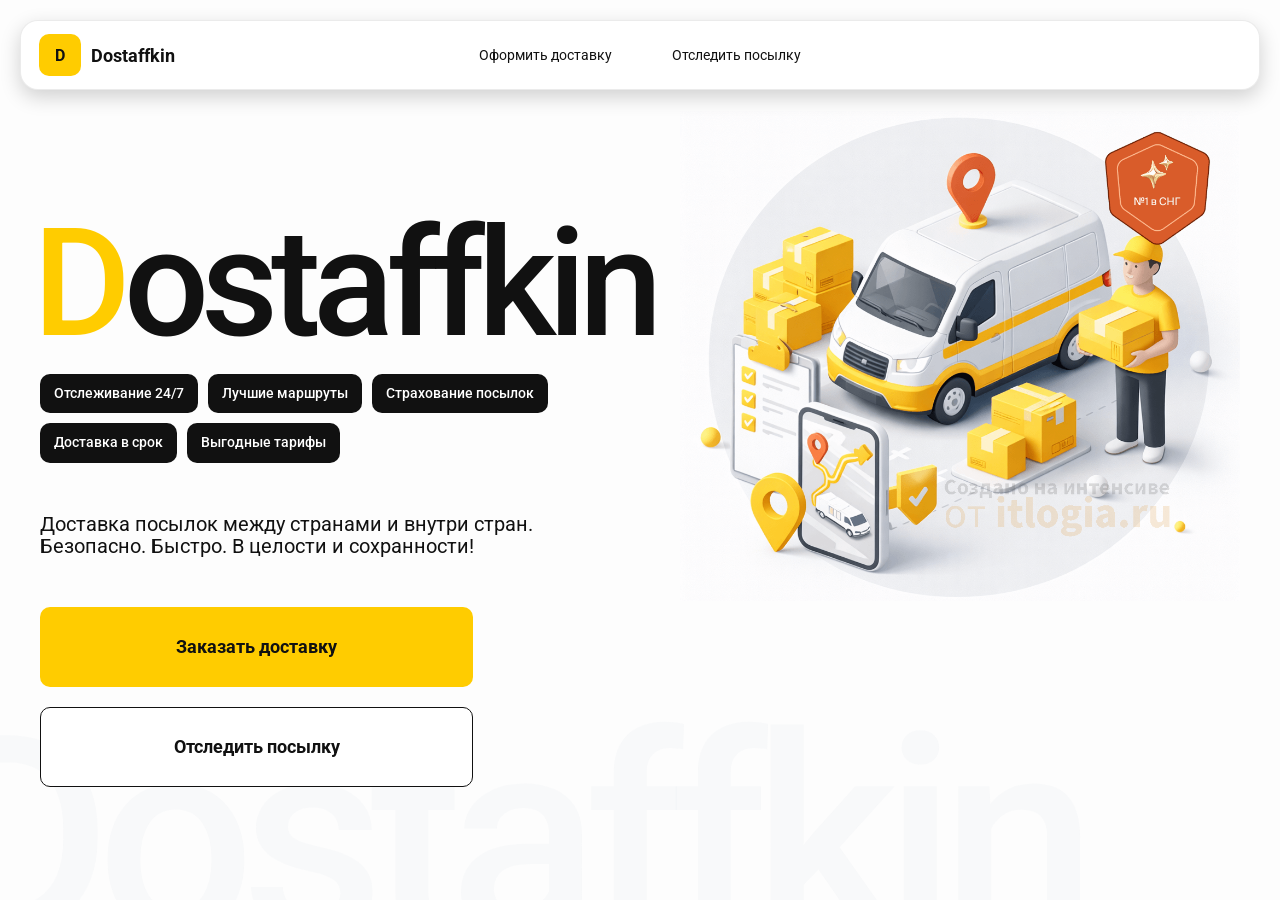
<file: index.html>
<!doctype html>
<html lang="ru">

<head>
    <meta charset="utf-8" />
    <meta name="viewport" content="width=device-width,initial-scale=1,maximum-scale=1,user-scalable=0" />
    <title>Dostaffkin — Доставка посылок между странами и внутри стран. Безопасно. Быстро. В целости и сохранности!
    </title>
    <link rel="stylesheet" href="styles/base.css" />
    <link rel="stylesheet" href="styles/base_adaptive.css" />
    <link rel="stylesheet" href="styles/index.css" />
    <link rel="stylesheet" href="styles/index_adaptive.css" />
</head>

<body>
    <div class="container">
        <header class="header">
            <a class="header-brand" href="#">
                <div class="header-logo">D</div>
                <div class="header-title">Dostaffkin</div>
            </a>
            <nav class="header-menu">
                <a class="header-link" href="./order.html">Оформить <span>доставку</span></a>
                <a class="header-link" href="./track.html">Отследить <span>посылку</span></a>
            </nav>
        </header>
        <main class="main">
            <section class="main-info">
                <div class="main-title">
                    <span>D</span>ostaffkin
                </div>
                <div class="main-features">
                    <div class="main-feature">Отслеживание 24/7</div>
                    <div class="main-feature">Лучшие маршруты</div>
                    <div class="main-feature">Страхование посылок</div>
                    <div class="main-feature">Доставка в срок</div>
                    <div class="main-feature">Выгодные тарифы</div>
                </div>
                <div class="main-description">
                    Доставка посылок между странами и внутри стран.
                    Безопасно. Быстро. В целости и сохранности!
                </div>
                <div class="main-actions">
                    <a class="button" type="button" href="./order.html">Заказать доставку</a>
                    <a class="button button-white" type="button" href="./track.html">Отследить посылку</a>
                </div>
            </section>
            <div class="main-title-ghost">Dostaffkin</div>
            <section class="main-image">
                <img src="images/main-image.png" alt="Main image" />
            </section>
        </main>
    </div>
</body>

</html>
</file>
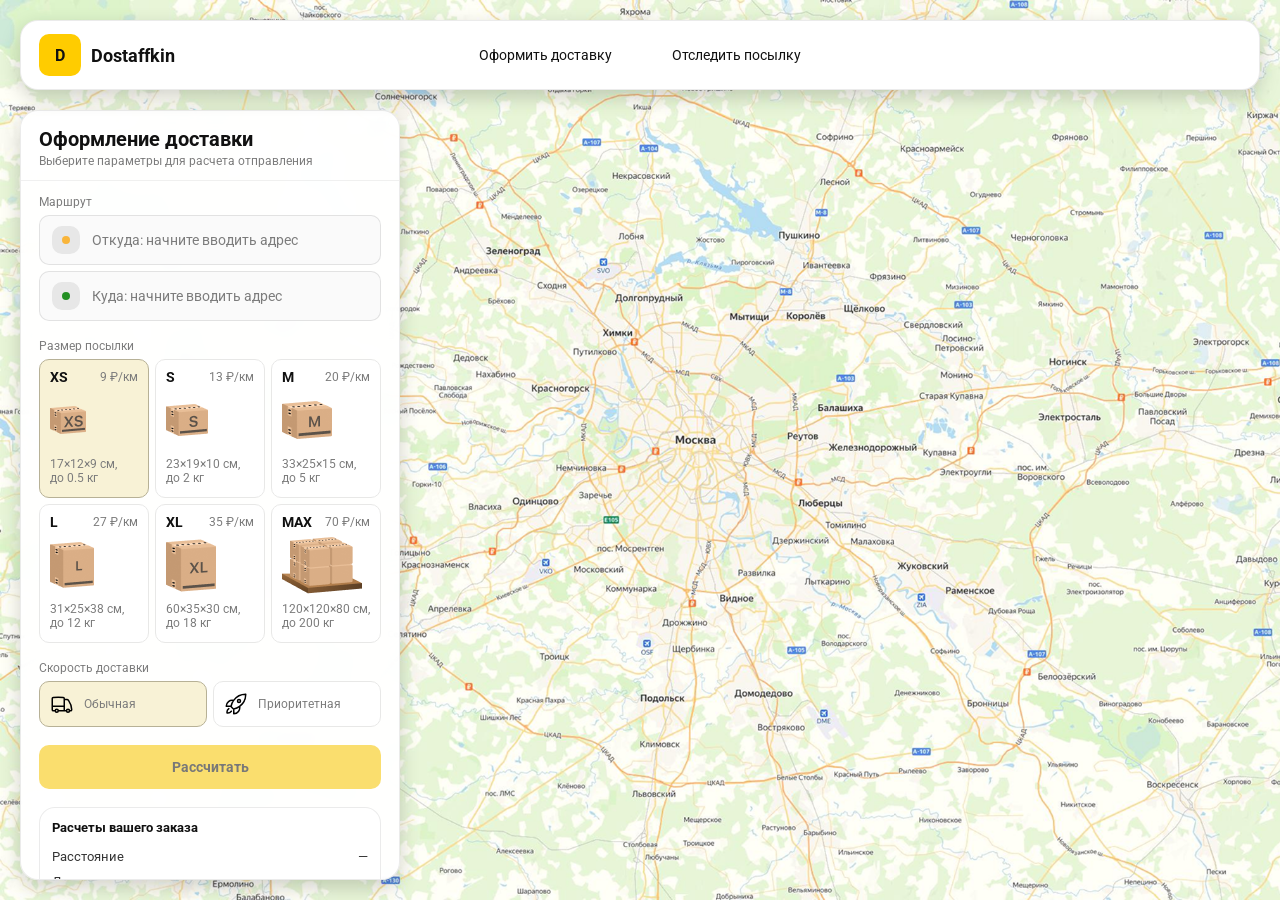
<file: order.html>
<!doctype html>
<html lang="ru">

<head>
    <meta charset="utf-8" />
    <meta name="viewport" content="width=device-width,initial-scale=1,maximum-scale=1,user-scalable=0" />
    <title>Оформление доставки</title>

    <link rel="stylesheet" href="styles/base.css" />
    <link rel="stylesheet" href="styles/base_adaptive.css" />

    <link rel="stylesheet" href="styles/order.css" />
    <link rel="stylesheet" href="styles/order_adaptive.css" />
</head>

<body>
    <div id="map"></div>
    <header class="header">
        <a class="header-brand" href="./index.html">
            <div class="header-logo">D</div>
            <div class="header-title">Dostaffkin</div>
        </a>
        <nav class="header-menu">
            <a class="header-link" href="#">Оформить <span>доставку</span></a>
            <a class="header-link" href="./track.html">Отследить <span>посылку</span></a>
        </nav>
    </header>
    <aside class="main" id="sidebar">
        <div class="main-header">
            <div class="main-title">Оформление доставки</div>
            <div class="main-text">Выберите параметры для расчета отправления</div>
        </div>
        <div class="main-content">
            <div class="main-route">
                <div class="main-block-title">Маршрут</div>
                <div class="main-fields">
                    <div class="main-field" id="fromField">
                        <div class="main-pin"></div>
                        <input id="from" placeholder="Откуда: начните вводить адрес" autocomplete="off" />
                        <div class="main-ac" id="fromAc" role="listbox" aria-label="Подсказки адресов"></div>
                    </div>
                    <div class="main-field" id="toField">
                        <div class="main-pin"></div>
                        <input id="to" placeholder="Куда: начните вводить адрес" autocomplete="off" />
                        <div class="main-ac" id="toAc" role="listbox" aria-label="Подсказки адресов"></div>
                    </div>
                </div>
            </div>
            <div class="main-package">
                <div class="main-block-title">Размер посылки</div>

                <div class="main-sizes">
                    <div class="main-size-card is-active" data-value="xs">
                        <div class="main-size-top">
                            <div class="main-size-label">XS</div>
                            <div class="main-size-rate">9 ₽/км</div>
                        </div>
                        <div class="main-size-media">
                            <img src="images/sizes/xs.png" alt="Короб XS" />
                        </div>
                        <div class="main-size-description">17×12×9 см,<br>до 0.5 кг</div>
                    </div>

                    <div class="main-size-card" data-value="s">
                        <div class="main-size-top">
                            <div class="main-size-label">S</div>
                            <div class="main-size-rate">13 ₽/км</div>
                        </div>
                        <div class="main-size-media">
                            <img src="images/sizes/s.png" alt="Короб S" />
                        </div>
                        <div class="main-size-description">23×19×10 см,<br>до 2 кг</div>
                    </div>

                    <div class="main-size-card" data-value="m">
                        <div class="main-size-top">
                            <div class="main-size-label">M</div>
                            <div class="main-size-rate">20 ₽/км</div>
                        </div>
                        <div class="main-size-media">
                            <img src="images/sizes/m.png" alt="Короб M" />
                        </div>
                        <div class="main-size-description">33×25×15 см,<br>до 5 кг</div>
                    </div>

                    <div class="main-size-card" data-value="l">
                        <div class="main-size-top">
                            <div class="main-size-label">L</div>
                            <div class="main-size-rate">27 ₽/км</div>
                        </div>
                        <div class="main-size-media">
                            <img src="images/sizes/l.png" alt="Короб L" />
                        </div>
                        <div class="main-size-description">31×25×38 см,<br>до 12 кг</div>
                    </div>

                    <div class="main-size-card" data-value="xl">
                        <div class="main-size-top">
                            <div class="main-size-label">XL</div>
                            <div class="main-size-rate">35 ₽/км</div>
                        </div>
                        <div class="main-size-media">
                            <img src="images/sizes/xl.png" alt="Короб XL" />
                        </div>
                        <div class="main-size-description">60×35×30 см,<br>до 18 кг</div>
                    </div>

                    <div class="main-size-card" data-value="max">
                        <div class="main-size-top">
                            <div class="main-size-label">MAX</div>
                            <div class="main-size-rate">70 ₽/км</div>
                        </div>
                        <div class="main-size-media main-size-media-palleta">
                            <img src="images/sizes/max.png" alt="Паллета" />
                        </div>
                        <div class="main-size-description">120×120×80 см,<br>до 200 кг</div>
                    </div>
                </div>
            </div>
            <div class="main-speed">
                <div class="main-block-title">Скорость доставки</div>

                <div class="main-speeds">
                    <div class="main-speed-card is-active" data-value="regular">
                        <img class="main-speed-media" src="images/icons/regular.svg" alt="Regular" />
                        <div class="main-speed-description">Обычная</div>
                    </div>
                    <div class="main-speed-card" data-value="fast">
                        <img class="main-speed-media" src="images/icons/fast.svg" alt="Fast" />
                        <div class="main-speed-description">Приоритетная</div>
                    </div>

                </div>
            </div>
            <div class="main-calculate-block">
                <button id="calc" class="button calculate-button" type="button" disabled>Рассчитать</button>
            </div>
            <div class="main-result" id="result">
                <div class="main-result-title">Расчеты вашего заказа</div>
                <div class="main-result-lines">
                    <div class="main-result-line"><span>Расстояние</span><span id="distanceValue">—</span></div>
                    <div class="main-result-line"><span>Доставим через</span><span id="durationValue">—</span></div>
                    <div class="main-result-line"><span>Тариф</span><span id="rateValue">—</span></div>
                </div>
                <div class="main-price">
                    <div class="main-price-label">Итого</div>
                    <div class="main-price-value" id="totalValue">—</div>
                </div>
            </div>
            <div class="main-order-box">
                <div class="main-order-form" id="orderForm">
                    <div class="main-order-title">Оформление доставки</div>
                    <div class="main-block-info-row">
                        <div class="main-block-title">Контакты</div>
                        <div class="order-fields">
                            <div class="main-field">
                                <input id="customerName" placeholder="Ваше имя" autocomplete="off" />
                            </div>
                            <div class="main-field">
                                <input id="customerPhone" placeholder="Ваш телефон" autocomplete="off"
                                    inputmode="tel" />
                            </div>
                        </div>
                    </div>
                    <div class="main-block-info-row extra-info">
                        <div class="main-block-title">Дополнительная информация</div>
                        <div class="main-field textarea">
                            <textarea id="comment" placeholder="Детали доставки и комментарии"></textarea>
                        </div>
                    </div>
                    <button id="submit" class="button main-submit-request" type="button" disabled>Отправить
                        заявку
                    </button>
                </div>
                <div class="main-order-success" id="orderSuccess">
                    <div class="main-success-icon">✓</div>
                    <div class="main-success-title">Заявка отправлена!</div>
                    <div class="main-success-title">Номер отправления – <span id="orderId"></span></div>
                    <div class="main-success-subtitle">Мы скоро свяжемся с вами</div>
                </div>
            </div>
        </div>
    </aside>
</body>

</html>
</file>
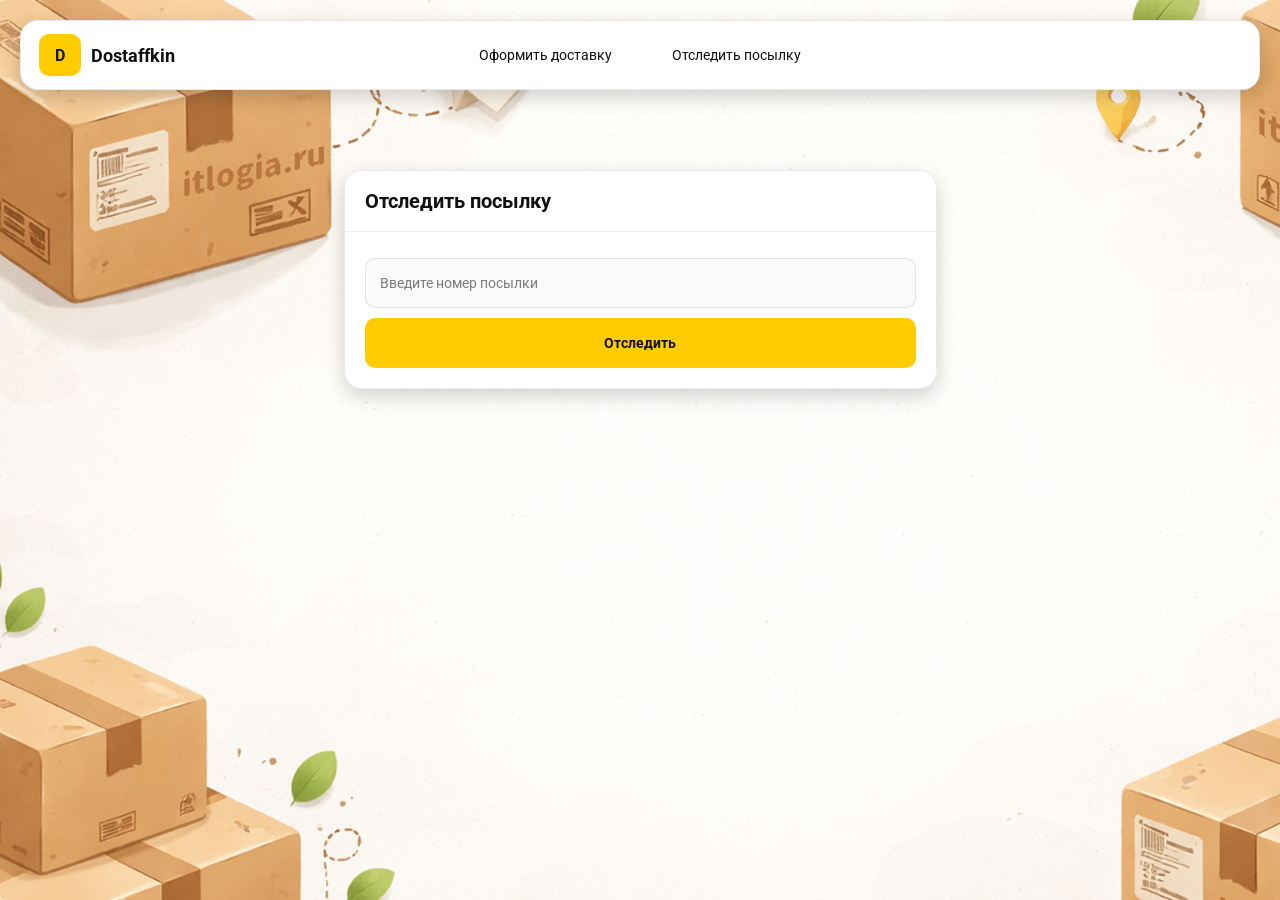
<file: track.html>
<!doctype html>
<html lang="ru">

<head>
    <meta charset="utf-8" />
    <meta name="viewport" content="width=device-width,initial-scale=1,maximum-scale=1,user-scalable=0" />
    <title>Отследить посылку</title>
    <link rel="stylesheet" href="styles/base.css" />
    <link rel="stylesheet" href="styles/base_adaptive.css" />

    <link rel="stylesheet" href="styles/track.css" />
    <link rel="stylesheet" href="styles/track_adaptive.css" />
</head>

<body>
    <div class="container">
        <header class="header">
            <a class="header-brand" href="./index.html">
                <div class="header-logo">D</div>
                <div class="header-title">Dostaffkin</div>
            </a>
            <nav class="header-menu">
                <a class="header-link" href="./order.html">Оформить <span>доставку</span></a>
                <a class="header-link" href="#">Отследить <span>посылку</span></a>
            </nav>
        </header>
        <main class="track-content">
            <section class="track-card track-search">
                <div class="track-title">Отследить посылку</div>
                <div class="track-action">
                    <div class="main-field track-field">
                        <input id="trackNumber" placeholder="Введите номер посылки" autocomplete="off" />
                    </div>
                    <button id="trackButton" class="button track-button" type="button">Отследить</button>
                </div>
            </section>
            <section class="track-card track-result" id="trackResult">
                <div class="track-result-header">
                    <div class="track-id" id="trackIdValue"></div>
                    <div class="track-routes">
                        <div class="track-route">
                            <div class="track-route-pin">
                                <svg xmlns="http://www.w3.org/2000/svg" fill="none" viewBox="0 0 24 24"
                                    stroke-width="1.5" stroke="orange" class="size-6">
                                    <path stroke-linecap="round" stroke-linejoin="round"
                                        d="M15 10.5a3 3 0 1 1-6 0 3 3 0 0 1 6 0Z" />
                                    <path stroke-linecap="round" stroke-linejoin="round"
                                        d="M19.5 10.5c0 7.142-7.5 11.25-7.5 11.25S4.5 17.642 4.5 10.5a7.5 7.5 0 1 1 15 0Z" />
                                </svg>
                            </div>
                            <div class="track-route-address" id="trackFromValue">
                                Откуда: Москва, улица Арбат, 1
                            </div>
                        </div>
                        <div class="track-route track-route-arrow">
                            <svg xmlns="http://www.w3.org/2000/svg" fill="none" viewBox="0 0 24 24" stroke-width="1.5"
                                stroke="currentColor" class="size-6">
                                <path stroke-linecap="round" stroke-linejoin="round"
                                    d="M19.5 13.5 12 21m0 0-7.5-7.5M12 21V3" />
                            </svg>
                        </div>
                        <div class="track-route">
                            <div class="track-route-pin">
                                <svg xmlns="http://www.w3.org/2000/svg" fill="none" viewBox="0 0 24 24"
                                    stroke-width="1.5" stroke="green" class="size-6">
                                    <path stroke-linecap="round" stroke-linejoin="round"
                                        d="M15 10.5a3 3 0 1 1-6 0 3 3 0 0 1 6 0Z" />
                                    <path stroke-linecap="round" stroke-linejoin="round"
                                        d="M19.5 10.5c0 7.142-7.5 11.25-7.5 11.25S4.5 17.642 4.5 10.5a7.5 7.5 0 1 1 15 0Z" />
                                </svg>
                            </div>
                            <div class="track-route-address" id="trackToValue">
                                Куда: Минск, проспект Независимости, 58
                            </div>
                        </div>
                    </div>
                </div>
                <div class="track-info">
                    <div class="track-status-title">Статус данной посылки:</div>
                    <div class="track-status-list" id="trackStatusList">


                        <div class="track-status created">
                            <img src="images/icons/created.svg" class="track-status-icon" alt="Created">
                            <div class="track-status-text">
                                <div class="track-status-text-state">Создан</div>
                                <div class="track-status-text-date">10.01.2026</div>
                            </div>
                        </div>

                        <div class="track-status in-way">
                            <img src="images/icons/in-way.svg" class="track-status-icon" alt="In way">
                            <div class="track-status-text">
                                <div class="track-status-text-state">В пути: Москва</div>
                                <div class="track-status-text-date">18.01.2026</div>
                            </div>
                        </div>

                        <div class="track-status ready">
                            <img src="images/icons/ready.svg" class="track-status-icon" alt="Ready">
                            <div class="track-status-text">
                                <div class="track-status-text-state">Готов к выдаче</div>
                                <div class="track-status-text-date">25.01.2026</div>
                            </div>
                        </div>

                        <div class="track-status done">
                            <img src="images/icons/done.svg" class="track-status-icon" alt="Done">
                            <div class="track-status-text">
                                <div class="track-status-text-state">Вручен</div>
                                <div class="track-status-text-date">27.01.2026</div>
                            </div>
                        </div>

                    </div>
                </div>
            </section>
        </main>
    </div>
</body>

</html>
</file>
<file: styles/base.css>
*,
*::before,
*::after {
    box-sizing: border-box;
}

@font-face {
    font-family: "Roboto";
    src: url("../fonts/Roboto-Regular.ttf");
    font-weight: normal;
}

@font-face {
    font-family: "Roboto";
    src: url("../fonts/Roboto-Bold.ttf");
    font-weight: bold;
}

@font-face {
    font-family: "Roboto";
    src: url("../fonts/Roboto-Medium.ttf");
    font-weight: 500;
}

html,
body {
    margin: 0;
    color: #111111;
    font-family: "Roboto", sans-serif;
}

body {
    background: #FDFDFD;
}

.header {
    border-radius: 18px;
    box-shadow: 0 7px 20px 0 #0000002E;
    backdrop-filter: blur(10px);
    background: #ffffff;
    left: 20px;
    border: 1px solid rgba(0, 0, 0, 0.08);
    position: fixed;
    right: 20px;
    top: 20px;
    padding: 14px 18px;
    height: 70px;
    display: flex;
    align-items: center;
    z-index: 6;
}

.header-brand {
    display: flex;
    align-items: center;
    text-decoration: none;
    gap: 10px;
}

.header-logo {
    width: 42px;
    height: 42px;
    border-radius: 10px;
    background: #FFCC00;
    display: grid;
    place-items: center;
    font-weight: bold;
    color: #111;
}

.header-title {
    font-size: 18px;
    font-weight: bold;
    color: #111111;
    text-decoration: none;
}

.header-menu {
    display: flex;
    align-items: center;
    gap: 60px;
    margin: 0;
    position: absolute;
    left: 50%;
    transform: translateX(-50%);
}

.header-link {
    font-size: 14px;
    color: #111111;
    text-decoration: none;
}

.button {
    border: 0;
    outline: none;
    height: 44px;
    border-radius: 10px;
    font-size: 14px;
    font-weight: bold;
    cursor: pointer;
    font-family: inherit;
    transition: transform .08s ease, opacity .12s ease;
    background: #ffcc00;
    color: #111111;
    text-align: center;
    text-decoration: none;
}

.button:hover {
    background-color: #E5BC19;
}

.button:disabled {
    cursor: not-allowed;
    background-color: #FADE6E;
    color: #787878;
    transform: none;
}

.button.button-white {
    background: #ffffff;
    border: 1px solid #111111;
}

.button.button-white:hover {
    background: rgb(241 241 241);
}
.main-field {
    display: flex;
    align-items: center;
    margin-top: 6px;
    gap: 10px;
    border: 1px solid #1111111A;
    background: #FAFAFA;
    border-radius: 10px;
    padding: 10px 12px;
    position: relative;
    box-sizing: border-box;
    height: 50px;
}

.main-field.textarea {
    height: auto;
}

.main-pin {
    width: 28px;
    height: 28px;
    border-radius: 10px;
    background: rgba(17, 17, 17, 0.08);
    display: grid;
    place-items: center;
    flex: 0 0 auto;
    position: relative;
}

.main-pin::before {
    content: "";
    width: 8px;
    height: 8px;
    border-radius: 999px;
    background: orange;
    opacity: .75;
    display: block;
}

.main-field:last-child .main-pin::before {
    background: green;
    opacity: .85;
}

input, textarea {
    width: 100%;
    border: 0;
    outline: none;
    background: transparent;
    font-size: 14px;
    color: #111111;
    font-family: inherit;
}

textarea {
    resize: vertical;
    min-height: 72px;
    padding: 2px 0;
}

input::placeholder, textarea::placeholder {
    color: #7C7C7C;
}

.main-field:focus-within {
    border-color: rgba(0, 0, 0, 0.20);
    box-shadow: 0 0 0 4px rgba(255, 204, 0, 0.35);
    background: rgba(255, 255, 255, 0.75);
}
</file>
<file: styles/base_adaptive.css>
@media (max-width: 767px) {
    .header {
        left: 10px;
        right: 10px;
        top: 10px;
    }

    .header-link span {
        display: none;
    }

    .header-menu {
        gap: 20px;
        justify-content: flex-start;
        margin: 0 0 0 30px;
        position: static;
        transform: none;
    }
}

@media (max-width: 420px) {
    .header-title {
        display: none;
    }
}

@media (max-width: 374px) {
    .header-menu {
        gap: 10px;
        margin: 0 0 0 10px;
    }
}
</file>
<file: styles/index.css>
.container {
    overflow: hidden;
    min-height: 100vh;
}

.main {
    padding: 111px 40px 40px;
    position: relative;
    display: flex;
}

.main-info {
    max-width: 840px;
    width: 100%;
    position: relative;
}

.main-title {
    margin-top: 98px;
    font-weight: 500;
    font-size: 200px;
    line-height: 1;
    letter-spacing: -0.05em;
    color: #111111;
    left: -15px;
    position: relative;
}

.main-title span {
    color: #ffcc00;
}

.main-features {
    margin-top: 15px;
    display: flex;
    flex-wrap: wrap;
    gap: 10px;
}

.main-feature {
    background: #111111;
    color: #ffffff;
    padding: 12px 14px;
    font-weight: 500;
    font-size: 14px;
    line-height: 1.1;
    border-radius: 10px;
}

.main-description {
    margin-top: 50px;
    max-width: 500px;
    font-size: 20px;
    line-height: 1.1;
    color: #111111;
}

.main-actions {
    margin-top: 50px;
    display: flex;
    flex-direction: column;
    gap: 20px;
}

.main-actions .button {
    height: 80px;
    width: 433px;
    font-size: 18px;
    font-weight: bold;
    place-items: center;
    display: grid;
}

.main-title-ghost {
    position: absolute;
    z-index: -1;
    left: -70px;
    bottom: -150px;
    font-weight: 500;
    font-size: 278px;
    line-height: 1;
    letter-spacing: -0.05em;
    color: #ECEDF04D;
}

.main-image {
    width: 1024px;
    top: 100px;
    z-index: -2;
}

.main-image img {
    width: 100%;
    max-width: 1024px;
    height: auto;
    display: block;
}
</file>
<file: styles/index_adaptive.css>
@media (max-width: 1760px) {
    .main-title {
        font-size: 150px;
        left: -7px;
    }

    .main-info {
        max-width: 640px;
    }
}

@media (max-width: 1200px) {
    .main-info {
        max-width: 540px;
    }

    .main {
        padding: 111px 20px 20px;
    }

    .main-title {
        font-size: 120px;
        left: -4px;
    }

    .main-title-ghost {
        font-size: 220px;
    }
}

@media (max-width: 1024px) {
    .main-title {
        margin-top: 30px;
    }

    .main {
        flex-direction: column-reverse;
    }

    .main-image {
        max-width: 350px;
        position: absolute;
        left: 370px;
        top: 370px;
    }

    .main-info {
        max-width: 100%;
    }

    .main-actions {
        gap: 10px;
    }

    .main-actions .button {
        height: 50px;
        font-size: 14px;
        width: auto;
        max-width: 300px;
    }

    .main-description {
        max-width: 350px;
    }
}

@media (max-width: 570px) {
    .main-title {
        font-size: 88px;
    }

    .main-description {
        max-width: 100%
    }

    .main-actions {
        width: 100%;
    }

    .main-actions .button {
        width: 100%;
        max-width: 100%
    }

    .main-image {
        max-width: 650px;
        position: absolute;
        left: 170px;
        top: 70px;
        opacity: 0.2;
    }
}

@media (max-width: 400px) {
    .main-title {
        font-size: 70px;
    }
}
</file>
<file: styles/order.css>
#map {
    background-image: url("../images/order-bg.png");
    background-size: cover;
    position: fixed;
    inset: 0;
}

.main {
    border-radius: 18px;
    box-shadow: 0 7px 20px 0 #0000002E;
    backdrop-filter: blur(10px);
    background: rgba(255, 255, 255, 0.96);
    left: 20px;
    border: 1px solid rgba(0, 0, 0, 0.08);
    position: fixed;
    top: 110px;
    bottom: 20px;
    width: 380px;
    display: flex;
    flex-direction: column;
    overflow: hidden;
    z-index: 5;
}

.main-header {
    padding: 18px 18px 12px 18px;
    border-bottom: 1px solid rgba(0, 0, 0, 0.06);
    display: flex;
    flex-direction: column;
}

.main-title {
    font-size: 20px;
    line-height: 100%;
    font-weight: bold;
}

.main-text {
    font-size: 12px;
    margin-top: 5px;
    color: #7C7C7C;
}

.main-content {
    padding: 14px 18px 18px 18px;
    overflow: auto;
    scrollbar-width: none;
    display: flex;
    flex-direction: column;
    gap: 18px;
    flex: 1;
}

.main-block-title {
    font-size: 12px;
    color: #7C7C7C;
}

.main-route .main-block-title,
.main-package .main-block-title {
    margin-bottom: 6px;
}

.main-sizes {
    display: grid;
    gap: 6px;
    grid-template-columns: repeat(3, 1fr);
}

.main-size-card {
    border: 1px solid #E8E8E7;
    background: #FFFFFF;
    border-radius: 10px;
    padding: 10px;
    cursor: pointer;
    user-select: none;
    transition: transform .08s ease, border-color .12s ease, background .12s ease;
    min-height: 139px;
}

.main-size-card:hover {
    transform: translateY(-1px);
}

.main-size-card.is-active {
    background-color: #F8F2D6;
    border-color: #B7B196;
}

.main-size-top {
    display: flex;
    align-items: center;
    justify-content: space-between;
}

.main-size-label {
    font-weight: bold;
    font-size: 14px;
    color: #111111;
    line-height: 100%;
}

.main-size-rate {
    font-size: 12px;
    color: #7C7C7C;
    line-height: 100%;
}

.main-size-media {
    margin-top: 8px;
    height: 57px;
}

.main-size-description {
    margin-top: 8px;
    font-size: 12px;
    color: #7C7C7C;
    line-height: 1.2;
}

.calculate-button {
    width: 100%;
}

.main-result {
    border: 1px solid rgba(0, 0, 0, 0.08);
    background: rgba(255, 255, 255, 0.75);
    border-radius: 16px;
    padding: 12px;
    line-height: 1.25;
}

.main-result-title {
    font-weight: bold;
    font-size: 13px;
    color: #111111;
    margin-bottom: 13px;
}

.main-result-lines {
    gap: 8px;
    display: flex;
    flex-direction: column;
}

.main-result-line {
    font-size: 13px;
    color: rgba(17, 17, 17, 0.85);
    display: flex;
    justify-content: space-between;
}

.main-price {
    margin-top: 18px;
    padding-top: 10px;
    border-top: 1px dashed rgba(0, 0, 0, 0.12);
    display: flex;
    align-items: baseline;
    justify-content: space-between;
}

.main-price-label {
    font-size: 12px;
    color: rgba(17, 17, 17, 0.55);
}

.main-price-value {
    font-size: 20px;
    font-weight: bold;
    color: #111111;
    letter-spacing: -0.3px;
}

.main-order-box {
    background: #ffffff;
    border: 1px solid #E8E8E7;
    border-radius: 10px;
    padding: 12px;
}

.main-order-title {
    margin-bottom: 8px;
    font-weight: bold;
    font-size: 14px;
    color: #111111;
}

.main-block-info {
    display: flex;
    flex-direction: column;
    gap: 6px;
}

.order-fields {
    display: grid;
    grid-template-columns: 1fr 1fr;
    column-gap: 10px;
    margin-top: 6px;
}

.main-block-info-row.extra-info {
    display: block;
    margin-top: 13px;
}

.main-submit-request {
    width: 100%;
    margin-top: 6px;
}

.main-order-success {
    display: none;
    text-align: center;
    padding: 22px 12px;
    gap: 12px;
}

.main-order-success.is-visible {
    display: flex;
    flex-direction: column;
    align-items: center;
}

.main-success-icon {
    width: 56px;
    height: 56px;
    border-radius: 50%;
    background: #16a34a;
    color: #ffffff;
    display: grid;
    place-items: center;
    font-size: 30px;
}

.main-success-title {
    font-size: 14px;
    font-weight: bold;
    color: #111111;
}

.main-success-subtitle {
    font-size: 12px;
    color: rgba(17, 17, 17, 0.55);
    line-height: 1.3;
}

.main-speed .main-block-title {
    margin-bottom: 6px;
}

.main-speeds {
    display: grid;
    gap: 6px;
    grid-template-columns: repeat(2, 1fr);
}

.main-speed-card {
    border: 1px solid #E8E8E7;
    background: #FFFFFF;
    border-radius: 10px;
    padding: 10px;
    cursor: pointer;
    user-select: none;
    transition: transform .08s ease, border-color .12s ease, background .12s ease;
    display: flex;
    align-items: center;
    gap: 10px;
}

.main-speed-card:hover {
    transform: translateY(-1px);
}

.main-speed-card.is-active {
    background-color: #F8F2D6;
    border-color: #B7B196;
}

.main-speed-description {
    font-size: 12px;
    color: #7C7C7C;
    line-height: 1.2;
}
</file>
<file: styles/order_adaptive.css>
@media (max-width: 767px) {
    .main {
        left: 10px;
        right: 10px;
        top: 50%;
        bottom: 12px;
        width: auto;
        max-width: none;
    }
}

@media (max-width: 420px) {
    .main-sizes {
        grid-template-columns: repeat(2, 1fr);
    }
}
</file>
<file: styles/track.css>
.container {
    background: #F4F4F4 url("../images/track-bg.png");
    background-size: cover;
    min-height: 100vh;
    padding: 170px 0 50px 0;
}

.track-content {
    width: 593px;
    margin: 0 auto;
}

.track-card {
    width: 100%;
    border-radius: 18px;
    box-shadow: 0 7px 20px 0 #0000002E;
    backdrop-filter: blur(10px);
    background: rgba(255, 255, 255, 0.96);
    border: 1px solid rgba(0, 0, 0, 0.08);
}

.track-title {
    font-size: 20px;
    line-height: 100%;
    font-weight: bold;
    border-bottom: 1px solid #EEEEEE;
    padding: 20px;
}

.track-action {
    padding: 20px;
}

.track-button {
    width: 100%;
    height: 50px;
}

.track-field {
    margin-bottom: 10px;
}

.track-result {
    margin-top: 5px;
    display: none;
}

.track-result.is-visible {
    display: block;
}

.track-result-header {
    font-weight: bold;
    font-size: 14px;
    color: #111111;
    padding: 20px;
    border-bottom: 1px solid #EEEEEE;
}

.track-id {
    margin-bottom: 12px;
    font-size: 20px;
}

.track-routes {
    display: flex;
    flex-direction: column;
    gap: 10px;
    font-weight: normal;
}

.track-route {
    display: flex;
    align-items: center;
    gap: 10px;
}

.track-route-pin {
    width: 24px;
    height: 24px;
    flex-shrink: 0;
}

.track-route-arrow {
    padding: 15px 0;
    width: 24px;
    height: 24px;
}

.track-info {
    padding: 20px;
}

.track-status {
    display: flex;
    align-items: center;
    font-size: 12px;
    gap: 10px;
}

.track-status-title {
    font-size: 14px;
    color: #111111;
    margin-bottom: 20px;
}

.track-status-list {
    display: flex;
    flex-direction: column;
    gap: 15px;
}

.track-status-icon {
    width: 40px;
    height: 40px;
    border-radius: 50%;
    background: rgba(17, 17, 17, 0.08);
    display: grid;
    place-items: center;
    flex: 0 0 auto;
}

.track-status.created .track-status-icon {
    background-color: #F1CB00;
}

.track-status.in-way .track-status-icon {
    background-color: #F08A11;
}

.track-status.ready .track-status-icon {
    background-color: #A35D0A;
}

.track-status.done .track-status-icon {
    background-color: #37C93B;
}

.track-status-text {
    display: flex;
    align-items: center;
    justify-content: space-between;
    color: #111111;
    font-size: 12px;
    flex: 1;
}

.track-status-date {
    color: rgba(17, 17, 17, 0.55);
}
</file>
<file: styles/track_adaptive.css>
@media (max-width: 767px) {
    .container {
        padding: 130px 0 50px 0;
    }

    .track-content {
        width: 100%;
        padding-left: 10px;
        padding-right: 10px;
    }

    .track-result-header {
        padding: 20px;
    }
}
</file>
